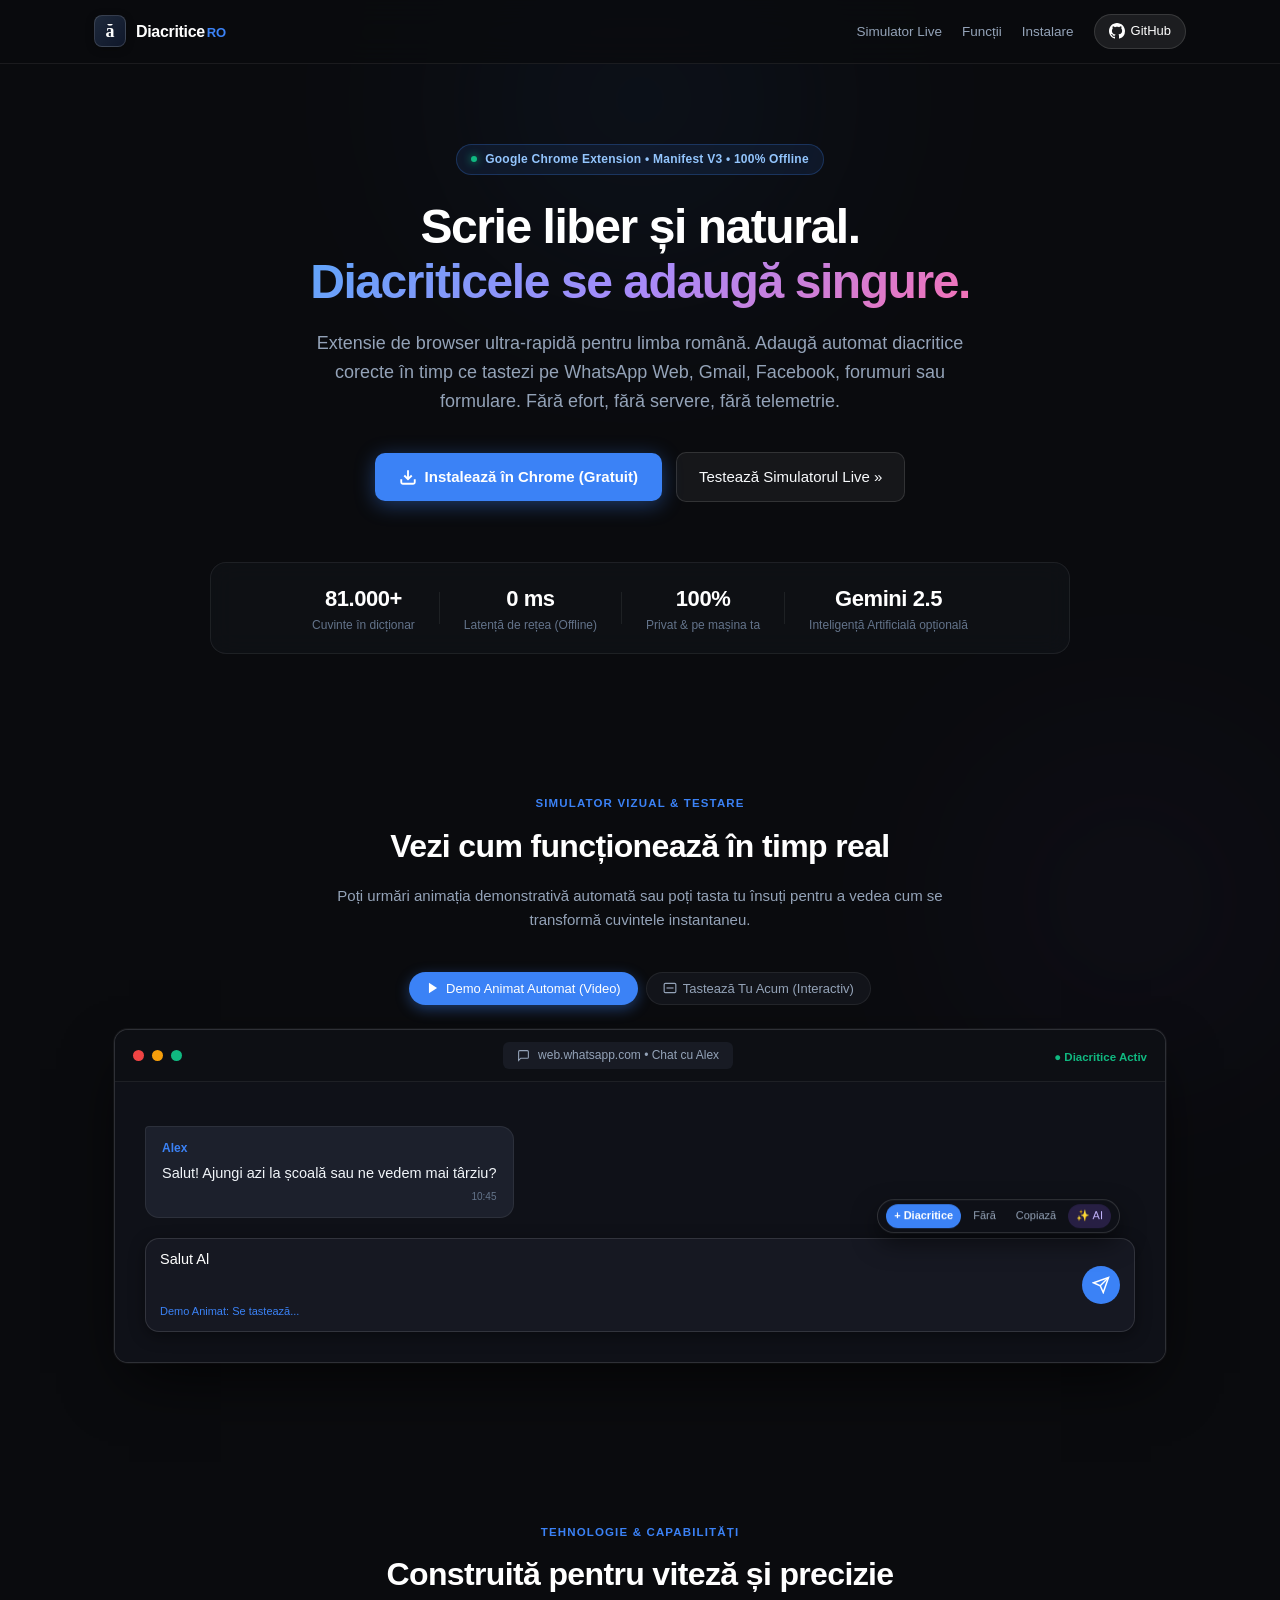
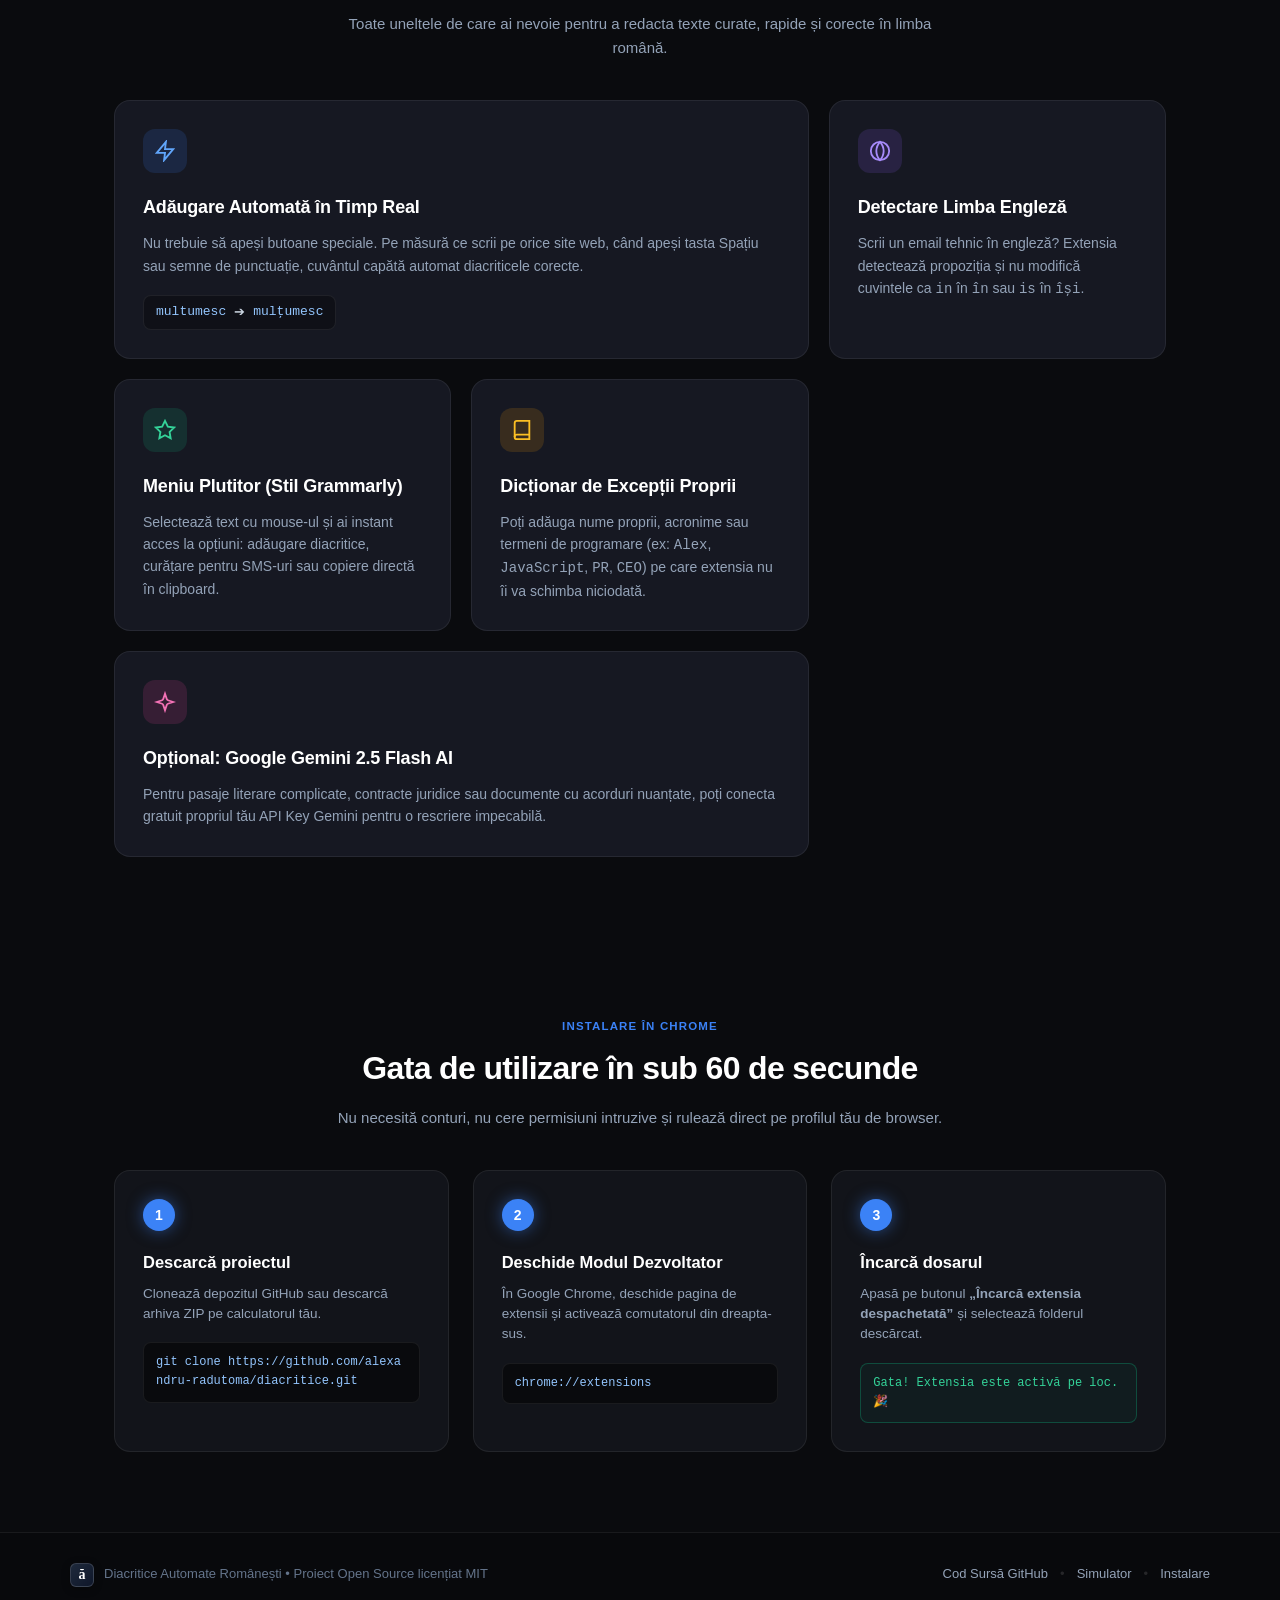
<file: index.html>
<!DOCTYPE html>
<html lang="ro">
<head>
  <meta charset="UTF-8">
  <meta http-equiv="refresh" content="0; url=docs/index.html">
  <title>Diacritice Automate Românești</title>
</head>
<body>
  <p>Redirecționare către <a href="docs/index.html">prezentarea DiacriticeRO</a>...</p>
</body>
</html>
</file>
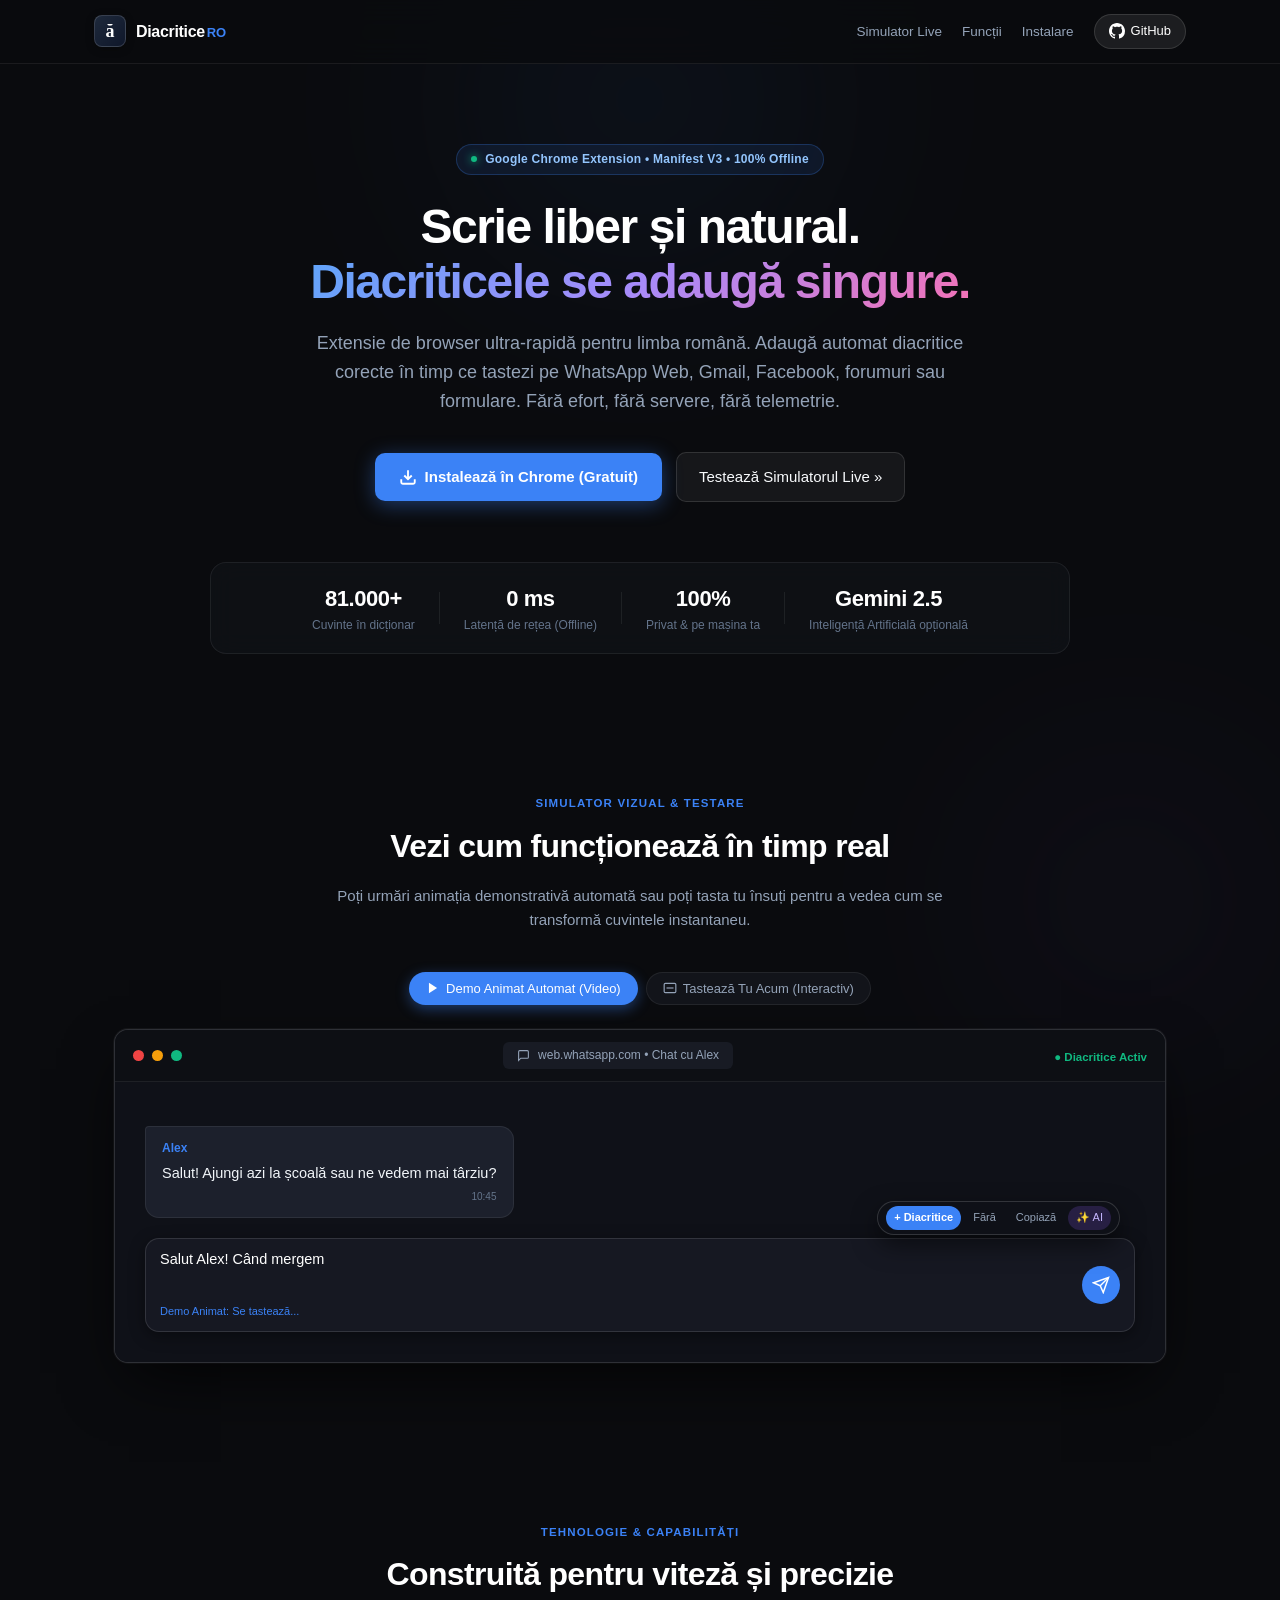
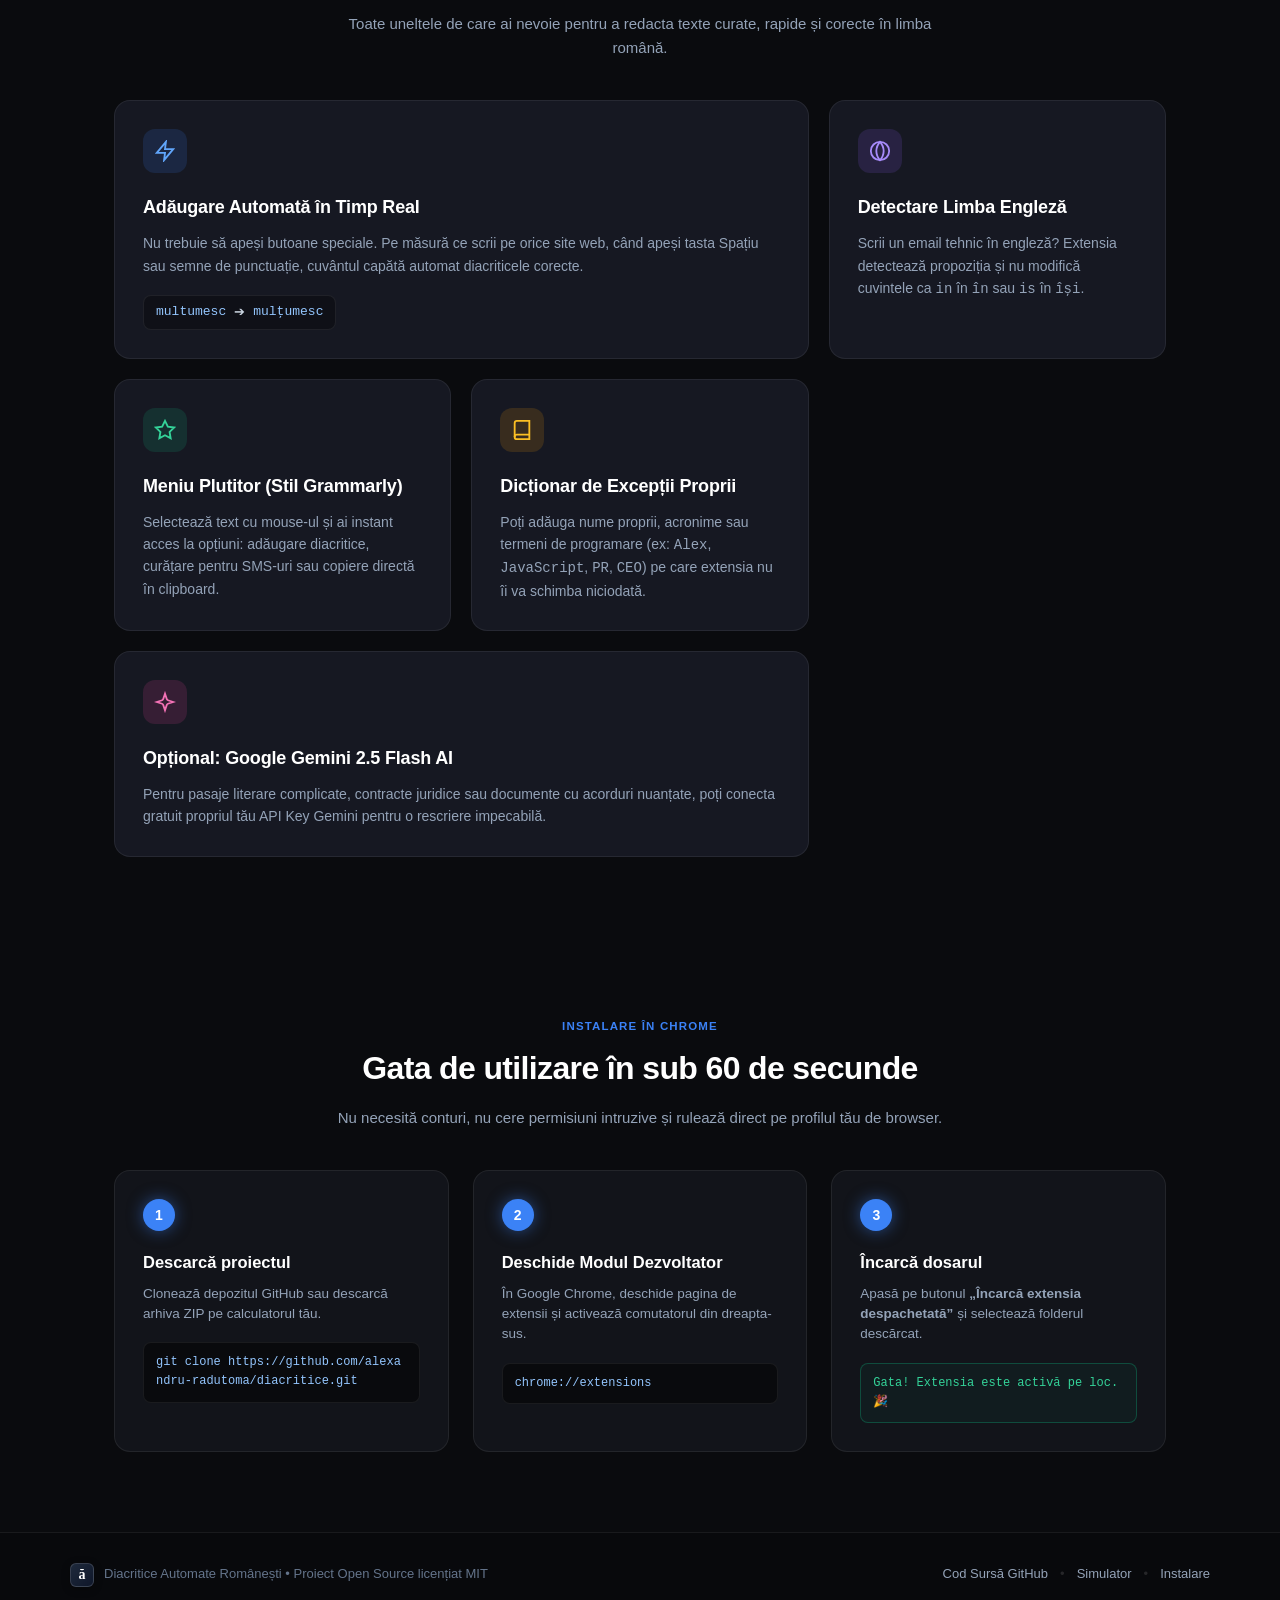
<file: docs/index.html>
<!DOCTYPE html>
<html lang="ro">
<head>
  <meta charset="UTF-8">
  <meta name="viewport" content="width=device-width, initial-scale=1.0">
  <title>Diacritice Automate Românești • Extensie Google Chrome</title>
  <meta name="description" content="Extensie gratuită Google Chrome care adaugă automat diacritice românești pe măsură ce tastezi. 100% offline, privată și rapidă.">
  <link rel="stylesheet" href="style.css">
  <link rel="icon" type="image/png" href="assets/icon32.png">
</head>
<body>
  <div class="site-wrapper">
    <!-- Ambient Lighting Effects -->
    <div class="ambient-glow glow-1"></div>
    <div class="ambient-glow glow-2"></div>

    <!-- Navigation Header -->
    <header class="navbar">
      <div class="nav-container">
        <a href="#" class="nav-brand">
          <div class="brand-monogram">ă</div>
          <div class="brand-name">Diacritice<span>RO</span></div>
        </a>
        <div class="nav-links">
          <a href="#simulator" class="nav-link">Simulator Live</a>
          <a href="#features" class="nav-link">Funcții</a>
          <a href="#install" class="nav-link">Instalare</a>
          <a href="https://github.com/RhadooToma/Diacritice" target="_blank" class="nav-btn-github">
            <svg width="16" height="16" viewBox="0 0 24 24" fill="currentColor"><path d="M12 0C5.37 0 0 5.37 0 12c0 5.31 3.435 9.795 8.205 11.385.6.105.825-.255.825-.57 0-.285-.015-1.23-.015-2.235-3.015.555-3.795-.735-4.035-1.41-.135-.345-.72-1.41-1.23-1.695-.42-.225-1.02-.78-.015-.795.945-.015 1.62.87 1.845 1.23 1.08 1.815 2.805 1.305 3.495.99.105-.78.42-1.305.765-1.605-2.67-.3-5.46-1.335-5.46-5.925 0-1.305.465-2.385 1.23-3.225-.12-.3-.54-1.53.12-3.18 0 0 1.005-.315 3.3 1.23.96-.27 1.98-.405 3-.405s2.04.135 3 .405c2.295-1.56 3.3-1.23 3.3-1.23.66 1.65.24 2.88.12 3.18.765.84 1.23 1.905 1.23 3.225 0 4.605-2.805 5.625-5.475 5.925.435.375.81 1.095.81 2.22 0 1.605-.015 2.895-.015 3.3 0 .315.225.69.825.57A12.02 12.02 0 0024 12c0-6.63-5.37-12-12-12z"/></svg>
            <span>GitHub</span>
          </a>
        </div>
      </div>
    </header>

    <!-- Hero Section -->
    <section class="hero-section">
      <div class="hero-container">
        <div class="hero-badge">
          <span class="badge-dot"></span>
          <span>Google Chrome Extension • Manifest V3 • 100% Offline</span>
        </div>

        <h1 class="hero-title">
          Scrie liber și natural.<br>
          <span class="gradient-text">Diacriticele se adaugă singure.</span>
        </h1>

        <p class="hero-description">
          Extensie de browser ultra-rapidă pentru limba română. Adaugă automat diacritice corecte în timp ce tastezi pe WhatsApp Web, Gmail, Facebook, forumuri sau formulare. Fără efort, fără servere, fără telemetrie.
        </p>

        <div class="hero-cta-group">
          <a href="#install" class="btn-primary">
            <svg width="18" height="18" viewBox="0 0 24 24" fill="none" stroke="currentColor" stroke-width="2.5"><path d="M21 15v4a2 2 0 0 1-2 2H5a2 2 0 0 1-2-2v-4"></path><polyline points="7 10 12 15 17 10"></polyline><line x1="12" y1="15" x2="12" y2="3"></line></svg>
            <span>Instalează în Chrome (Gratuit)</span>
          </a>
          <a href="#simulator" class="btn-secondary">
            <span>Testează Simulatorul Live »</span>
          </a>
        </div>

        <!-- Metric Badges -->
        <div class="hero-stats">
          <div class="stat-card">
            <div class="stat-value">81.000+</div>
            <div class="stat-label">Cuvinte în dicționar</div>
          </div>
          <div class="stat-divider"></div>
          <div class="stat-card">
            <div class="stat-value">0 ms</div>
            <div class="stat-label">Latență de rețea (Offline)</div>
          </div>
          <div class="stat-divider"></div>
          <div class="stat-card">
            <div class="stat-value">100%</div>
            <div class="stat-label">Privat & pe mașina ta</div>
          </div>
          <div class="stat-divider"></div>
          <div class="stat-card">
            <div class="stat-value">Gemini 2.5</div>
            <div class="stat-label">Inteligență Artificială opțională</div>
          </div>
        </div>
      </div>
    </section>

    <!-- Interactive Simulator Section (Live Video & Playground) -->
    <section class="simulator-section" id="simulator">
      <div class="section-container">
        <div class="section-header">
          <div class="section-tag">SIMULATOR VIZUAL & TESTARE</div>
          <h2 class="section-title">Vezi cum funcționează în timp real</h2>
          <p class="section-subtitle">
            Poți urmări animația demonstrativă automată sau poți tasta tu însuți pentru a vedea cum se transformă cuvintele instantaneu.
          </p>
        </div>

        <!-- Mode Switcher -->
        <div class="sim-mode-toggle">
          <button class="mode-btn active" id="btn-mode-auto">
            <svg width="14" height="14" viewBox="0 0 24 24" fill="currentColor"><polygon points="5 3 19 12 5 21 5 3"></polygon></svg>
            <span>Demo Animat Automat (Video)</span>
          </button>
          <button class="mode-btn" id="btn-mode-manual">
            <svg width="14" height="14" viewBox="0 0 24 24" fill="none" stroke="currentColor" stroke-width="2"><rect x="2" y="4" width="20" height="16" rx="2"></rect><line x1="6" y1="8" x2="6" y2="8"></line><line x1="10" y1="8" x2="10" y2="8"></line><line x1="14" y1="8" x2="14" y2="8"></line><line x1="18" y1="8" x2="18" y2="8"></line><line x1="6" y1="12" x2="18" y2="12"></line></svg>
            <span>Tastează Tu Acum (Interactiv)</span>
          </button>
        </div>

        <!-- Simulated Browser Window -->
        <div class="browser-window">
          <div class="window-chrome">
            <div class="window-dots">
              <span class="dot red"></span>
              <span class="dot yellow"></span>
              <span class="dot green"></span>
            </div>
            <div class="window-tab">
              <svg width="13" height="13" viewBox="0 0 24 24" fill="none" stroke="currentColor" stroke-width="2"><path d="M21 15a2 2 0 0 1-2 2H7l-4 4V5a2 2 0 0 1 2-2h14a2 2 0 0 1 2 2z"></path></svg>
              <span id="tab-address">web.whatsapp.com • Chat cu Alex</span>
            </div>
            <div class="window-badge">
              <span class="status-live">● Diacritice Activ</span>
            </div>
          </div>

          <div class="window-viewport">
            <div class="chat-app-mock">
              <div class="chat-message-bubble incoming">
                <div class="msg-author">Alex</div>
                <div class="msg-body">Salut! Ajungi azi la școală sau ne vedem mai târziu?</div>
                <div class="msg-time">10:45</div>
              </div>

              <div class="chat-input-area">
                <!-- Floating Capsule Mockup -->
                <div class="floating-capsule-demo" id="capsule-demo">
                  <span class="capsule-btn primary">+ Diacritice</span>
                  <span class="capsule-btn">Fără</span>
                  <span class="capsule-btn">Copiază</span>
                  <span class="capsule-btn ai">✨ AI</span>
                </div>

                <div class="sim-editor-wrapper">
                  <textarea id="sim-input" placeholder="Tastează fără diacritice (ex: 'salut, cand vii acasa? vreau sa mergem impreuna la scoala')..."></textarea>
                  <div class="typing-indicator" id="sim-status-label">Mod Demo Animat: Rulează...</div>
                </div>

                <div class="chat-send-btn">
                  <svg width="18" height="18" viewBox="0 0 24 24" fill="none" stroke="currentColor" stroke-width="2"><line x1="22" y1="2" x2="11" y2="13"></line><polygon points="22 2 15 22 11 13 2 9 22 2"></polygon></svg>
                </div>
              </div>
            </div>
          </div>
        </div>
      </div>
    </section>

    <!-- Features Bento Grid Section -->
    <section class="features-section" id="features">
      <div class="section-container">
        <div class="section-header">
          <div class="section-tag">TEHNOLOGIE & CAPABILITĂȚI</div>
          <h2 class="section-title">Construită pentru viteză și precizie</h2>
          <p class="section-subtitle">
            Toate uneltele de care ai nevoie pentru a redacta texte curate, rapide și corecte în limba română.
          </p>
        </div>

        <div class="bento-grid">
          <!-- Card 1 -->
          <div class="bento-card bento-wide">
            <div class="card-icon-wrap blue">
              <svg width="22" height="22" viewBox="0 0 24 24" fill="none" stroke="currentColor" stroke-width="2"><path d="M13 2L3 14h9l-1 8 10-12h-9l1-8z"></path></svg>
            </div>
            <h3 class="card-title">Adăugare Automată în Timp Real</h3>
            <p class="card-text">
              Nu trebuie să apeși butoane speciale. Pe măsură ce scrii pe orice site web, când apeși tasta Spațiu sau semne de punctuație, cuvântul capătă automat diacriticele corecte.
            </p>
            <div class="card-visual-pill">
              <code>multumesc</code> ➔ <code>mulțumesc</code>
            </div>
          </div>

          <!-- Card 2 -->
          <div class="bento-card">
            <div class="card-icon-wrap purple">
              <svg width="22" height="22" viewBox="0 0 24 24" fill="none" stroke="currentColor" stroke-width="2"><circle cx="12" cy="12" r="10"></circle><path d="M12 2a15.3 15.3 0 0 1 4 10 15.3 15.3 0 0 1-4 10 15.3 15.3 0 0 1-4-10 15.3 15.3 0 0 1 4-10z"></path></svg>
            </div>
            <h3 class="card-title">Detectare Limba Engleză</h3>
            <p class="card-text">
              Scrii un email tehnic în engleză? Extensia detectează propoziția și nu modifică cuvintele ca <code>in</code> în <code>în</code> sau <code>is</code> în <code>își</code>.
            </p>
          </div>

          <!-- Card 3 -->
          <div class="bento-card">
            <div class="card-icon-wrap emerald">
              <svg width="22" height="22" viewBox="0 0 24 24" fill="none" stroke="currentColor" stroke-width="2"><polygon points="12 2 15.09 8.26 22 9.27 17 14.14 18.18 21.02 12 17.77 5.82 21.02 7 14.14 2 9.27 8.91 8.26 12 2"></polygon></svg>
            </div>
            <h3 class="card-title">Meniu Plutitor (Stil Grammarly)</h3>
            <p class="card-text">
              Selectează text cu mouse-ul și ai instant acces la opțiuni: adăugare diacritice, curățare pentru SMS-uri sau copiere directă în clipboard.
            </p>
          </div>

          <!-- Card 4 -->
          <div class="bento-card">
            <div class="card-icon-wrap amber">
              <svg width="22" height="22" viewBox="0 0 24 24" fill="none" stroke="currentColor" stroke-width="2"><path d="M4 19.5A2.5 2.5 0 0 1 6.5 17H20"></path><path d="M6.5 2H20v20H6.5A2.5 2.5 0 0 1 4 19.5v-15A2.5 2.5 0 0 1 6.5 2z"></path></svg>
            </div>
            <h3 class="card-title">Dicționar de Excepții Proprii</h3>
            <p class="card-text">
              Poți adăuga nume proprii, acronime sau termeni de programare (ex: <code>Alex</code>, <code>JavaScript</code>, <code>PR</code>, <code>CEO</code>) pe care extensia nu îi va schimba niciodată.
            </p>
          </div>

          <!-- Card 5 -->
          <div class="bento-card bento-wide">
            <div class="card-icon-wrap pink">
              <svg width="22" height="22" viewBox="0 0 24 24" fill="none" stroke="currentColor" stroke-width="2"><path d="m12 3-1.912 5.813a2 2 0 0 1-1.275 1.275L3 12l5.813 1.912a2 2 0 0 1 1.275 1.275L12 21l1.912-5.813a2 2 0 0 1 1.275-1.275L21 12l-5.813-1.912a2 2 0 0 1-1.275-1.275L12 3Z"></path></svg>
            </div>
            <h3 class="card-title">Opțional: Google Gemini 2.5 Flash AI</h3>
            <p class="card-text">
              Pentru pasaje literare complicate, contracte juridice sau documente cu acorduri nuanțate, poți conecta gratuit propriul tău API Key Gemini pentru o rescriere impecabilă.
            </p>
          </div>
        </div>
      </div>
    </section>

    <!-- Installation Stepper Section -->
    <section class="install-section" id="install">
      <div class="section-container">
        <div class="section-header">
          <div class="section-tag">INSTALARE ÎN CHROME</div>
          <h2 class="section-title">Gata de utilizare în sub 60 de secunde</h2>
          <p class="section-subtitle">
            Nu necesită conturi, nu cere permisiuni intruzive și rulează direct pe profilul tău de browser.
          </p>
        </div>

        <div class="stepper-grid">
          <div class="step-card">
            <div class="step-number">1</div>
            <h4 class="step-title">Descarcă proiectul</h4>
            <p class="step-text">Clonează depozitul GitHub sau descarcă arhiva ZIP pe calculatorul tău.</p>
            <div class="code-box">
              <code>git clone https://github.com/alexandru-radutoma/diacritice.git</code>
            </div>
          </div>

          <div class="step-card">
            <div class="step-number">2</div>
            <h4 class="step-title">Deschide Modul Dezvoltator</h4>
            <p class="step-text">În Google Chrome, deschide pagina de extensii și activează comutatorul din dreapta-sus.</p>
            <div class="code-box">
              <code>chrome://extensions</code>
            </div>
          </div>

          <div class="step-card">
            <div class="step-number">3</div>
            <h4 class="step-title">Încarcă dosarul</h4>
            <p class="step-text">Apasă pe butonul <strong>„Încarcă extensia despachetată”</strong> și selectează folderul descărcat.</p>
            <div class="code-box success">
              <code>Gata! Extensia este activă pe loc. 🎉</code>
            </div>
          </div>
        </div>
      </div>
    </section>

    <!-- Footer -->
    <footer class="site-footer">
      <div class="footer-container">
        <div class="footer-left">
          <div class="brand-monogram sm">ă</div>
          <span>Diacritice Automate Românești • Proiect Open Source licențiat MIT</span>
        </div>
        <div class="footer-right">
          <a href="https://github.com/RhadooToma/Diacritice" target="_blank" class="footer-link">Cod Sursă GitHub</a>
          <span class="footer-sep">•</span>
          <a href="#simulator" class="footer-link">Simulator</a>
          <span class="footer-sep">•</span>
          <a href="#install" class="footer-link">Instalare</a>
        </div>
      </div>
    </footer>
  </div>

  <!-- Scripts -->
  <script src="dict.js"></script>
  <script src="rules.js"></script>
  <script src="app.js"></script>
</body>
</html>
</file>
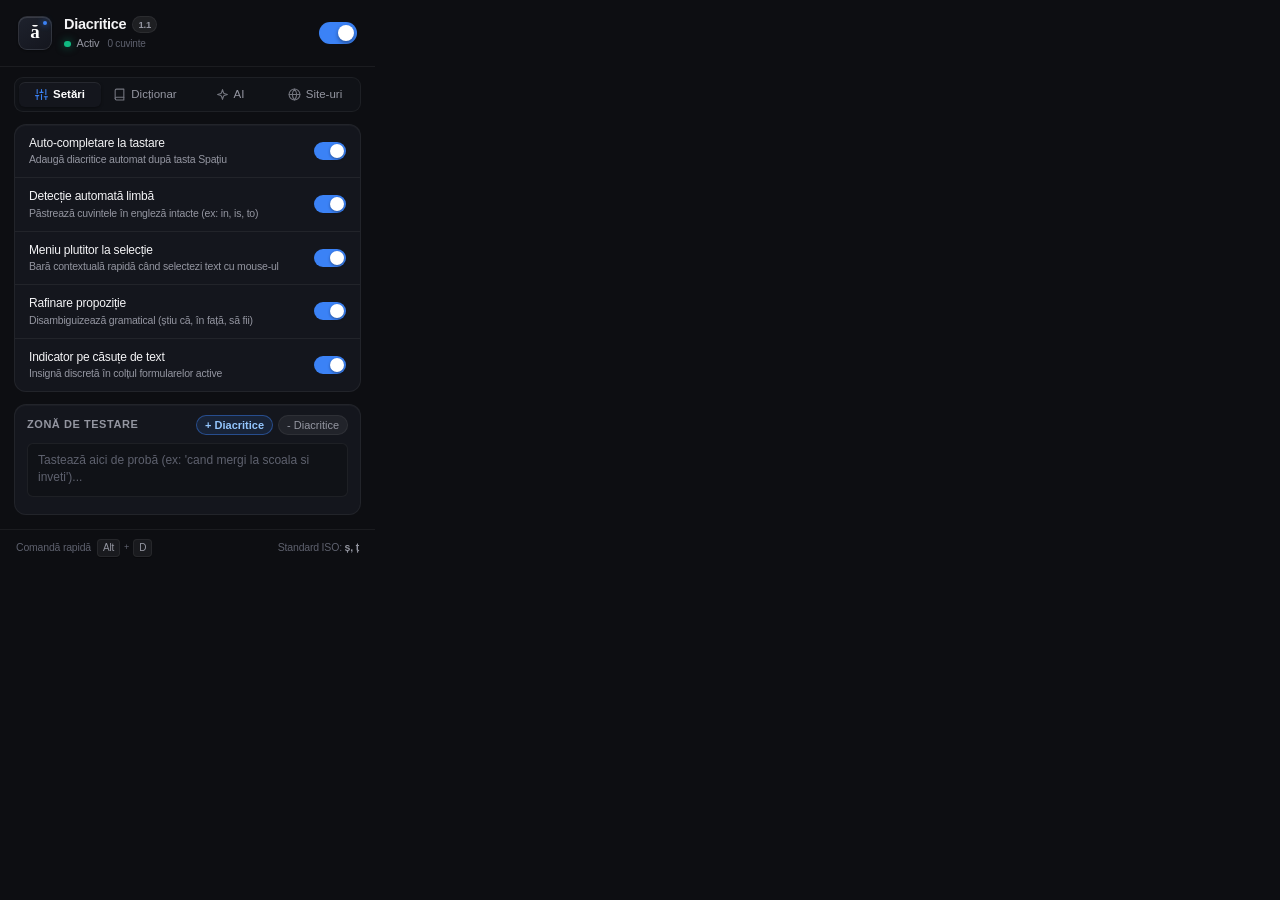
<file: popup.html>
<!DOCTYPE html>
<html lang="ro">
<head>
  <meta charset="UTF-8">
  <meta name="viewport" content="width=device-width, initial-scale=1.0">
  <title>Diacritice</title>
  <link rel="stylesheet" href="popup.css">
</head>
<body>
  <div class="app">
    <!-- Top Bar -->
    <header class="app-header">
      <div class="brand">
        <div class="brand-glyph">
          <span class="glyph-char">ă</span>
          <span class="glyph-dot"></span>
        </div>
        <div class="brand-info">
          <div class="brand-title-row">
            <h1 class="brand-title">Diacritice</h1>
            <span class="version-tag">1.1</span>
          </div>
          <div class="status-indicator-wrap">
            <span class="live-dot" id="status-dot"></span>
            <span class="live-text" id="status-text">Activ</span>
            <span class="counter-badge" id="words-counter">0 cuvinte</span>
          </div>
        </div>
      </div>

      <div class="header-action">
        <label class="ios-switch" title="Activează / Pauză">
          <input type="checkbox" id="master-toggle" checked>
          <span class="ios-slider"></span>
        </label>
      </div>
    </header>

    <!-- Segmented Navigation Bar -->
    <nav class="nav-segment">
      <button class="nav-btn active" data-tab="tab-options">
        <svg class="nav-icon" viewBox="0 0 24 24" fill="none" stroke="currentColor" stroke-width="2" stroke-linecap="round" stroke-linejoin="round">
          <line x1="4" y1="21" x2="4" y2="14"></line><line x1="4" y1="10" x2="4" y2="3"></line>
          <line x1="12" y1="21" x2="12" y2="12"></line><line x1="12" y1="8" x2="12" y2="3"></line>
          <line x1="20" y1="21" x2="20" y2="16"></line><line x1="20" y1="12" x2="20" y2="3"></line>
          <line x1="1" y1="14" x2="7" y2="14"></line><line x1="9" y1="8" x2="15" y2="8"></line>
          <line x1="17" y1="16" x2="23" y2="16"></line>
        </svg>
        <span>Setări</span>
      </button>
      <button class="nav-btn" data-tab="tab-custom">
        <svg class="nav-icon" viewBox="0 0 24 24" fill="none" stroke="currentColor" stroke-width="2" stroke-linecap="round" stroke-linejoin="round">
          <path d="M4 19.5A2.5 2.5 0 0 1 6.5 17H20"></path>
          <path d="M6.5 2H20v20H6.5A2.5 2.5 0 0 1 4 19.5v-15A2.5 2.5 0 0 1 6.5 2z"></path>
        </svg>
        <span>Dicționar</span>
      </button>
      <button class="nav-btn" data-tab="tab-ai">
        <svg class="nav-icon" viewBox="0 0 24 24" fill="none" stroke="currentColor" stroke-width="2" stroke-linecap="round" stroke-linejoin="round">
          <path d="m12 3-1.912 5.813a2 2 0 0 1-1.275 1.275L3 12l5.813 1.912a2 2 0 0 1 1.275 1.275L12 21l1.912-5.813a2 2 0 0 1 1.275-1.275L21 12l-5.813-1.912a2 2 0 0 1-1.275-1.275L12 3Z"></path>
        </svg>
        <span>AI</span>
      </button>
      <button class="nav-btn" data-tab="tab-sites">
        <svg class="nav-icon" viewBox="0 0 24 24" fill="none" stroke="currentColor" stroke-width="2" stroke-linecap="round" stroke-linejoin="round">
          <circle cx="12" cy="12" r="10"></circle>
          <line x1="2" y1="12" x2="22" y2="12"></line>
          <path d="M12 2a15.3 15.3 0 0 1 4 10 15.3 15.3 0 0 1-4 10 15.3 15.3 0 0 1-4-10 15.3 15.3 0 0 1 4-10z"></path>
        </svg>
        <span>Site-uri</span>
      </button>
    </nav>

    <!-- CONTENT AREAS -->
    <main class="app-body">
      <!-- TAB 1: General Options -->
      <section class="tab-pane active" id="tab-options">
        <div class="control-group">
          <div class="row-item">
            <div class="row-info">
              <span class="row-title">Auto-completare la tastare</span>
              <span class="row-desc">Adaugă diacritice automat după tasta Spațiu</span>
            </div>
            <label class="micro-switch">
              <input type="checkbox" id="opt-auto-mode" checked>
              <span class="micro-slider"></span>
            </label>
          </div>

          <div class="row-item">
            <div class="row-info">
              <span class="row-title">Detecție automată limbă</span>
              <span class="row-desc">Păstrează cuvintele în engleză intacte (ex: in, is, to)</span>
            </div>
            <label class="micro-switch">
              <input type="checkbox" id="opt-detect-language" checked>
              <span class="micro-slider"></span>
            </label>
          </div>

          <div class="row-item">
            <div class="row-info">
              <span class="row-title">Meniu plutitor la selecție</span>
              <span class="row-desc">Bară contextuală rapidă când selectezi text cu mouse-ul</span>
            </div>
            <label class="micro-switch">
              <input type="checkbox" id="opt-selection-menu" checked>
              <span class="micro-slider"></span>
            </label>
          </div>

          <div class="row-item">
            <div class="row-info">
              <span class="row-title">Rafinare propoziție</span>
              <span class="row-desc">Disambiguizează gramatical (știu că, în față, să fii)</span>
            </div>
            <label class="micro-switch">
              <input type="checkbox" id="opt-sentence-mode" checked>
              <span class="micro-slider"></span>
            </label>
          </div>

          <div class="row-item">
            <div class="row-info">
              <span class="row-title">Indicator pe căsuțe de text</span>
              <span class="row-desc">Insignă discretă în colțul formularelor active</span>
            </div>
            <label class="micro-switch">
              <input type="checkbox" id="opt-floating-btn" checked>
              <span class="micro-slider"></span>
            </label>
          </div>
        </div>

        <!-- Testing Console -->
        <div class="sandbox-card">
          <div class="sandbox-head">
            <span class="sandbox-label">Zonă de testare</span>
            <div class="sandbox-actions">
              <button id="btn-test-convert" class="action-pill active" title="Adaugă diacritice">+ Diacritice</button>
              <button id="btn-test-strip" class="action-pill" title="Elimină diacritice">- Diacritice</button>
            </div>
          </div>
          <textarea id="test-textarea" placeholder="Tastează aici de probă (ex: 'cand mergi la scoala si inveti')..." rows="2"></textarea>
        </div>
      </section>

      <!-- TAB 2: Custom Exceptions Dictionary -->
      <section class="tab-pane" id="tab-custom">
        <div class="pane-header">
          <h2 class="pane-title">Excepții & Termeni proprii</h2>
          <p class="pane-desc">Cuvinte care nu vor fi niciodată modificate de extensie.</p>
        </div>

        <div class="input-action-bar">
          <div class="input-wrapper">
            <svg class="input-icon" width="14" height="14" viewBox="0 0 24 24" fill="none" stroke="currentColor" stroke-width="2"><circle cx="12" cy="12" r="10"></circle><line x1="12" y1="8" x2="12" y2="16"></line><line x1="8" y1="12" x2="16" y2="12"></line></svg>
            <input type="text" id="input-new-word" placeholder="Adaugă cuvânt (ex: Alex, PR, Docker)...">
          </div>
          <button id="btn-add-word" class="btn-solid">Adaugă</button>
        </div>

        <div class="tag-cloud" id="custom-words-list">
          <!-- Rendered dynamically -->
        </div>
      </section>

      <!-- TAB 3: Gemini AI -->
      <section class="tab-pane" id="tab-ai">
        <div class="ai-hero-card">
          <div class="ai-hero-top">
            <div class="ai-model-tag">
              <svg width="13" height="13" viewBox="0 0 24 24" fill="currentColor"><path d="m12 3-1.912 5.813a2 2 0 0 1-1.275 1.275L3 12l5.813 1.912a2 2 0 0 1 1.275 1.275L12 21l1.912-5.813a2 2 0 0 1 1.275-1.275L21 12l-5.813-1.912a2 2 0 0 1-1.275-1.275L12 3Z"></path></svg>
              <span>Gemini 2.5 Flash</span>
            </div>
            <span class="ai-chip" id="ai-status-indicator">Inactiv</span>
          </div>
          <p class="ai-hero-desc">
            Rezolvă nuanțe gramaticale complexe la nivel de paragraf folosind inteligență artificială.
          </p>
        </div>

        <div class="field-block">
          <label for="input-api-key" class="label-text">Cheie API Google AI:</label>
          <div class="input-wrapper">
            <input type="password" id="input-api-key" placeholder="AIzaSy..." spellcheck="false">
          </div>
          <div class="field-footnote">
            Cheie gratuită disponibilă pe <a href="https://aistudio.google.com/app/apikey" target="_blank" class="subtle-link">Google AI Studio</a>.
          </div>
        </div>

        <div class="dual-actions">
          <button id="btn-save-ai" class="btn-solid primary">Salvează cheia</button>
          <button id="btn-test-ai" class="btn-solid outline">Verifică conexiunea</button>
        </div>

        <div id="ai-test-result" class="feedback-card" style="display:none"></div>
      </section>

      <!-- TAB 4: Excluded Sites -->
      <section class="tab-pane" id="tab-sites">
        <div class="pane-header flex-between">
          <div>
            <h2 class="pane-title">Site-uri excluse</h2>
            <p class="pane-desc">Extensia rămâne oprită pe aceste domenii.</p>
          </div>
          <button id="btn-exclude-current" class="action-pill">+ Site curent</button>
        </div>

        <div class="tag-cloud" id="excluded-list">
          <!-- Rendered dynamically -->
        </div>
      </section>
    </main>

    <!-- Footer Utility Bar -->
    <footer class="app-footer">
      <div class="shortcut-legend">
        <span class="kbd-label">Comandă rapidă</span>
        <kbd class="key">Alt</kbd><span class="kbd-plus">+</span><kbd class="key">D</kbd>
      </div>
      <div class="standard-spec">
        Standard ISO: <strong>ș, ț</strong>
      </div>
    </footer>
  </div>

  <script src="dict.js"></script>
  <script src="rules.js"></script>
  <script src="popup.js"></script>
</body>
</html>
</file>
<file: docs/style.css>
/* ==========================================================================
   DiacriticeRO - Landing Page Stylesheet (Obsidian Dark Glassmorphism)
   ========================================================================== */

:root {
  --bg-main: #0a0b0e;
  --bg-surface: #12141a;
  --bg-card: #161822;
  --bg-card-hover: #1c202d;
  --border-subtle: rgba(255, 255, 255, 0.07);
  --border-medium: rgba(255, 255, 255, 0.12);
  --border-glow: rgba(59, 130, 246, 0.4);

  --text-main: #f8fafc;
  --text-muted: #94a3b8;
  --text-dim: #64748b;

  --accent-blue: #3b82f6;
  --accent-blue-hover: #2563eb;
  --accent-purple: #8b5cf6;
  --accent-emerald: #10b981;
  --accent-amber: #f59e0b;
  --accent-pink: #ec4899;

  --font-sans: -apple-system, BlinkMacSystemFont, "SF Pro Display", "Segoe UI", Roboto, sans-serif;
  --font-mono: "SF Mono", Consolas, Menlo, Monaco, monospace;
}

* {
  box-sizing: border-box;
  margin: 0;
  padding: 0;
}

html {
  scroll-behavior: smooth;
}

body {
  background-color: var(--bg-main);
  color: var(--text-main);
  font-family: var(--font-sans);
  line-height: 1.6;
  -webkit-font-smoothing: antialiased;
  overflow-x: hidden;
}

.site-wrapper {
  position: relative;
  min-height: 100vh;
}

/* Ambient Lights */
.ambient-glow {
  position: absolute;
  border-radius: 50%;
  filter: blur(120px);
  pointer-events: none;
  z-index: 0;
  opacity: 0.4;
}

.glow-1 {
  width: 600px;
  height: 400px;
  background: radial-gradient(circle, rgba(59, 130, 246, 0.25) 0%, transparent 70%);
  top: -100px;
  left: 50%;
  transform: translateX(-50%);
}

.glow-2 {
  width: 500px;
  height: 400px;
  background: radial-gradient(circle, rgba(139, 92, 246, 0.18) 0%, transparent 70%);
  top: 700px;
  right: -100px;
}

/* Navigation Bar */
.navbar {
  position: sticky;
  top: 0;
  z-index: 100;
  backdrop-filter: blur(20px);
  -webkit-backdrop-filter: blur(20px);
  background: rgba(10, 11, 14, 0.75);
  border-bottom: 1px solid var(--border-subtle);
}

.nav-container {
  max-width: 1140px;
  margin: 0 auto;
  padding: 14px 24px;
  display: flex;
  align-items: center;
  justify-content: space-between;
}

.nav-brand {
  display: flex;
  align-items: center;
  gap: 10px;
  text-decoration: none;
}

.brand-monogram {
  width: 32px;
  height: 32px;
  border-radius: 8px;
  background: linear-gradient(135deg, #1e293b, #0f172a);
  border: 1px solid rgba(255, 255, 255, 0.15);
  display: flex;
  align-items: center;
  justify-content: center;
  font-family: "Georgia", serif;
  font-size: 18px;
  font-weight: 700;
  color: #ffffff;
  box-shadow: 0 2px 8px rgba(0, 0, 0, 0.3);
}

.brand-monogram.sm {
  width: 24px;
  height: 24px;
  font-size: 14px;
  border-radius: 6px;
}

.brand-name {
  font-size: 16px;
  font-weight: 700;
  color: #ffffff;
  letter-spacing: -0.02em;
}

.brand-name span {
  color: var(--accent-blue);
  font-size: 13px;
  margin-left: 2px;
}

.nav-links {
  display: flex;
  align-items: center;
  gap: 20px;
}

.nav-link {
  color: var(--text-muted);
  text-decoration: none;
  font-size: 13.5px;
  font-weight: 500;
  transition: color 0.15s;
}

.nav-link:hover {
  color: #ffffff;
}

.nav-btn-github {
  display: inline-flex;
  align-items: center;
  gap: 6px;
  padding: 6px 14px;
  background: rgba(255, 255, 255, 0.08);
  border: 1px solid var(--border-medium);
  border-radius: 9999px;
  color: #ffffff;
  text-decoration: none;
  font-size: 13px;
  font-weight: 500;
  transition: all 0.15s;
}

.nav-btn-github:hover {
  background: rgba(255, 255, 255, 0.15);
  border-color: rgba(255, 255, 255, 0.3);
}

/* Hero Section */
.hero-section {
  position: relative;
  z-index: 10;
  padding: 80px 24px 60px 24px;
  text-align: center;
}

.hero-container {
  max-width: 860px;
  margin: 0 auto;
}

.hero-badge {
  display: inline-flex;
  align-items: center;
  gap: 8px;
  padding: 5px 14px;
  background: rgba(59, 130, 246, 0.1);
  border: 1px solid rgba(59, 130, 246, 0.25);
  border-radius: 9999px;
  font-size: 12px;
  font-weight: 600;
  color: #93c5fd;
  margin-bottom: 24px;
  letter-spacing: 0.02em;
}

.badge-dot {
  width: 6px;
  height: 6px;
  border-radius: 50%;
  background-color: var(--accent-emerald);
  box-shadow: 0 0 8px var(--accent-emerald);
}

.hero-title {
  font-size: 48px;
  font-weight: 800;
  letter-spacing: -0.03em;
  line-height: 1.15;
  color: #ffffff;
  margin-bottom: 20px;
}

.gradient-text {
  background: linear-gradient(135deg, #60a5fa, #a78bfa 50%, #f472b6);
  -webkit-background-clip: text;
  -webkit-text-fill-color: transparent;
}

.hero-description {
  font-size: 18px;
  color: var(--text-muted);
  max-width: 680px;
  margin: 0 auto 36px auto;
  line-height: 1.6;
}

.hero-cta-group {
  display: flex;
  align-items: center;
  justify-content: center;
  gap: 14px;
  margin-bottom: 60px;
  flex-wrap: wrap;
}

.btn-primary {
  display: inline-flex;
  align-items: center;
  gap: 8px;
  padding: 12px 24px;
  background: var(--accent-blue);
  color: #ffffff;
  border-radius: 10px;
  text-decoration: none;
  font-weight: 600;
  font-size: 15px;
  box-shadow: 0 4px 20px rgba(59, 130, 246, 0.4);
  transition: all 0.2s cubic-bezier(0.16, 1, 0.3, 1);
}

.btn-primary:hover {
  background: var(--accent-blue-hover);
  transform: translateY(-2px);
  box-shadow: 0 8px 28px rgba(59, 130, 246, 0.55);
}

.btn-secondary {
  display: inline-flex;
  align-items: center;
  gap: 6px;
  padding: 12px 22px;
  background: rgba(255, 255, 255, 0.05);
  border: 1px solid var(--border-medium);
  color: var(--text-main);
  border-radius: 10px;
  text-decoration: none;
  font-weight: 500;
  font-size: 15px;
  transition: all 0.15s;
}

.btn-secondary:hover {
  background: rgba(255, 255, 255, 0.1);
  border-color: rgba(255, 255, 255, 0.25);
}

/* Metric Stats Cards */
.hero-stats {
  display: flex;
  align-items: center;
  justify-content: center;
  gap: 24px;
  padding: 18px 24px;
  background: rgba(18, 20, 26, 0.6);
  backdrop-filter: blur(12px);
  border: 1px solid var(--border-subtle);
  border-radius: 16px;
  flex-wrap: wrap;
}

.stat-card {
  text-align: center;
}

.stat-value {
  font-size: 22px;
  font-weight: 700;
  color: #ffffff;
  letter-spacing: -0.02em;
}

.stat-label {
  font-size: 12px;
  color: var(--text-dim);
}

.stat-divider {
  width: 1px;
  height: 32px;
  background: var(--border-subtle);
}

/* Sections Common */
.section-container {
  max-width: 1100px;
  margin: 0 auto;
  padding: 80px 24px;
  position: relative;
  z-index: 10;
}

.section-header {
  text-align: center;
  max-width: 640px;
  margin: 0 auto 40px auto;
}

.section-tag {
  font-size: 11.5px;
  font-weight: 700;
  color: var(--accent-blue);
  letter-spacing: 0.1em;
  margin-bottom: 8px;
}

.section-title {
  font-size: 32px;
  font-weight: 700;
  letter-spacing: -0.02em;
  color: #ffffff;
  margin-bottom: 12px;
}

.section-subtitle {
  font-size: 15px;
  color: var(--text-muted);
}

/* ==========================================================================
   Simulator Section (Simulated Browser & Live Editor)
   ========================================================================== */

.sim-mode-toggle {
  display: flex;
  align-items: center;
  justify-content: center;
  gap: 8px;
  margin-bottom: 24px;
}

.mode-btn {
  display: inline-flex;
  align-items: center;
  gap: 6px;
  padding: 8px 16px;
  background: var(--bg-surface);
  border: 1px solid var(--border-subtle);
  border-radius: 9999px;
  color: var(--text-muted);
  font-size: 13px;
  font-weight: 500;
  cursor: pointer;
  transition: all 0.15s;
}

.mode-btn:hover {
  color: #ffffff;
  border-color: var(--border-medium);
}

.mode-btn.active {
  background: var(--accent-blue);
  color: #ffffff;
  border-color: transparent;
  box-shadow: 0 4px 14px rgba(59, 130, 246, 0.4);
}

.browser-window {
  background: #11131a;
  border: 1px solid var(--border-medium);
  border-radius: 14px;
  overflow: hidden;
  box-shadow: 0 25px 60px -15px rgba(0, 0, 0, 0.8), 0 0 0 1px rgba(255, 255, 255, 0.05);
}

.window-chrome {
  display: flex;
  align-items: center;
  justify-content: space-between;
  padding: 12px 18px;
  background: #0d0f14;
  border-bottom: 1px solid var(--border-subtle);
}

.window-dots {
  display: flex;
  gap: 8px;
}

.window-dots .dot {
  width: 11px;
  height: 11px;
  border-radius: 50%;
}

.dot.red { background: #ef4444; }
.dot.yellow { background: #f59e0b; }
.dot.green { background: #10b981; }

.window-tab {
  display: flex;
  align-items: center;
  gap: 8px;
  padding: 4px 14px;
  background: #181b24;
  border-radius: 6px;
  font-size: 12px;
  color: var(--text-muted);
}

.window-badge .status-live {
  font-size: 11.5px;
  font-weight: 600;
  color: var(--accent-emerald);
}

.window-viewport {
  padding: 30px;
  background: #0f1118;
  min-height: 280px;
  display: flex;
  flex-direction: column;
  justify-content: flex-end;
}

.chat-app-mock {
  display: flex;
  flex-direction: column;
  gap: 20px;
}

.chat-message-bubble.incoming {
  align-self: flex-start;
  max-width: 440px;
  background: #1c202c;
  padding: 12px 16px;
  border-radius: 14px;
  border-top-left-radius: 4px;
  border: 1px solid var(--border-subtle);
}

.msg-author {
  font-size: 12px;
  font-weight: 700;
  color: var(--accent-blue);
  margin-bottom: 4px;
}

.msg-body {
  font-size: 14.5px;
  color: #f1f5f9;
}

.msg-time {
  font-size: 10px;
  color: var(--text-dim);
  text-align: right;
  margin-top: 4px;
}

.chat-input-area {
  position: relative;
  display: flex;
  align-items: center;
  gap: 12px;
  background: #161822;
  border: 1px solid var(--border-medium);
  border-radius: 14px;
  padding: 10px 14px;
  box-shadow: 0 4px 16px rgba(0, 0, 0, 0.4);
}

/* Floating Capsule Inside Simulated Editor */
.floating-capsule-demo {
  position: absolute;
  top: -38px;
  right: 14px;
  display: inline-flex;
  align-items: center;
  gap: 4px;
  padding: 4px 8px;
  background: rgba(15, 17, 24, 0.95);
  backdrop-filter: blur(16px);
  border: 1px solid rgba(255, 255, 255, 0.15);
  border-radius: 9999px;
  box-shadow: 0 10px 25px rgba(0, 0, 0, 0.5);
  animation: floatBounce 3s infinite ease-in-out;
}

@keyframes floatBounce {
  0%, 100% { transform: translateY(0); }
  50% { transform: translateY(-4px); }
}

.capsule-btn {
  font-size: 11px;
  font-weight: 500;
  padding: 3px 8px;
  border-radius: 9999px;
  color: var(--text-muted);
}

.capsule-btn.primary {
  background: var(--accent-blue);
  color: #ffffff;
  font-weight: 600;
}

.capsule-btn.ai {
  color: #c4b5fd;
  background: rgba(139, 92, 246, 0.2);
}

.sim-editor-wrapper {
  flex: 1;
  display: flex;
  flex-direction: column;
}

#sim-input {
  width: 100%;
  height: 52px;
  background: transparent;
  border: none;
  color: #ffffff;
  font-family: inherit;
  font-size: 14.5px;
  resize: none;
  outline: none;
  line-height: 1.5;
}

.typing-indicator {
  font-size: 11px;
  color: var(--accent-blue);
  margin-top: 2px;
}

.chat-send-btn {
  width: 38px;
  height: 38px;
  border-radius: 50%;
  background: var(--accent-blue);
  color: white;
  display: flex;
  align-items: center;
  justify-content: center;
  cursor: pointer;
  transition: transform 0.15s;
}

.chat-send-btn:hover {
  transform: scale(1.05);
}

/* ==========================================================================
   Bento Grid Features
   ========================================================================== */

.bento-grid {
  display: grid;
  grid-template-columns: repeat(3, 1fr);
  gap: 20px;
}

.bento-card {
  background: var(--bg-card);
  border: 1px solid var(--border-subtle);
  border-radius: 16px;
  padding: 28px;
  transition: all 0.2s cubic-bezier(0.16, 1, 0.3, 1);
  position: relative;
  overflow: hidden;
}

.bento-card:hover {
  background: var(--bg-card-hover);
  border-color: var(--border-medium);
  transform: translateY(-3px);
  box-shadow: 0 12px 30px rgba(0, 0, 0, 0.4);
}

.bento-wide {
  grid-column: span 2;
}

.card-icon-wrap {
  width: 44px;
  height: 44px;
  border-radius: 12px;
  display: flex;
  align-items: center;
  justify-content: center;
  margin-bottom: 20px;
}

.card-icon-wrap.blue { background: rgba(59, 130, 246, 0.15); color: #60a5fa; }
.card-icon-wrap.purple { background: rgba(139, 92, 246, 0.15); color: #a78bfa; }
.card-icon-wrap.emerald { background: rgba(16, 185, 129, 0.15); color: #34d399; }
.card-icon-wrap.amber { background: rgba(245, 158, 11, 0.15); color: #fbbf24; }
.card-icon-wrap.pink { background: rgba(236, 72, 153, 0.15); color: #f472b6; }

.card-title {
  font-size: 18px;
  font-weight: 700;
  color: #ffffff;
  margin-bottom: 10px;
  letter-spacing: -0.01em;
}

.card-text {
  font-size: 14px;
  color: var(--text-muted);
  line-height: 1.6;
}

.card-visual-pill {
  margin-top: 18px;
  display: inline-flex;
  align-items: center;
  gap: 8px;
  padding: 6px 12px;
  background: rgba(0, 0, 0, 0.3);
  border: 1px solid var(--border-subtle);
  border-radius: 8px;
  font-size: 13px;
  color: #cbd5e1;
}

.card-visual-pill code {
  font-family: var(--font-mono);
  color: #93c5fd;
}

/* ==========================================================================
   Installation Stepper
   ========================================================================== */

.stepper-grid {
  display: grid;
  grid-template-columns: repeat(3, 1fr);
  gap: 24px;
}

.step-card {
  background: var(--bg-surface);
  border: 1px solid var(--border-subtle);
  border-radius: 16px;
  padding: 28px;
  position: relative;
}

.step-number {
  width: 32px;
  height: 32px;
  border-radius: 50%;
  background: var(--accent-blue);
  color: white;
  font-weight: 700;
  font-size: 14px;
  display: flex;
  align-items: center;
  justify-content: center;
  margin-bottom: 18px;
  box-shadow: 0 0 16px rgba(59, 130, 246, 0.5);
}

.step-title {
  font-size: 16.5px;
  font-weight: 700;
  color: #ffffff;
  margin-bottom: 8px;
}

.step-text {
  font-size: 13.5px;
  color: var(--text-muted);
  margin-bottom: 18px;
  line-height: 1.5;
}

.code-box {
  background: #090a0d;
  border: 1px solid var(--border-subtle);
  border-radius: 8px;
  padding: 10px 12px;
  font-family: var(--font-mono);
  font-size: 12px;
  color: #93c5fd;
  word-break: break-all;
}

.code-box.success {
  color: #34d399;
  border-color: rgba(16, 185, 129, 0.3);
  background: rgba(16, 185, 129, 0.05);
}

/* ==========================================================================
   Footer
   ========================================================================== */

.site-footer {
  border-top: 1px solid var(--border-subtle);
  padding: 30px 24px;
  background: #08090c;
}

.footer-container {
  max-width: 1140px;
  margin: 0 auto;
  display: flex;
  align-items: center;
  justify-content: space-between;
  flex-wrap: wrap;
  gap: 16px;
}

.footer-left {
  display: flex;
  align-items: center;
  gap: 10px;
  font-size: 13px;
  color: var(--text-dim);
}

.footer-right {
  display: flex;
  align-items: center;
  gap: 12px;
  font-size: 13px;
}

.footer-link {
  color: var(--text-muted);
  text-decoration: none;
  transition: color 0.15s;
}

.footer-link:hover {
  color: #ffffff;
}

.footer-sep {
  color: var(--border-medium);
}

/* Responsive */
@media (max-width: 900px) {
  .hero-title { font-size: 36px; }
  .bento-grid { grid-template-columns: 1fr; }
  .bento-wide { grid-column: span 1; }
  .stepper-grid { grid-template-columns: 1fr; }
}
</file>
<file: popup.css>
/* ==========================================================================
   Diacritice Extension - Human-Crafted Modern Obsidian Design System
   Inspired by Raycast, Linear, and macOS Native Controls
   ========================================================================== */

:root {
  --bg-app: #0d0e12;
  --bg-card: #14161d;
  --bg-card-hover: #191c24;
  --bg-input: #101217;
  --bg-segmented: #101217;
  
  --border-subtle: rgba(255, 255, 255, 0.06);
  --border-medium: rgba(255, 255, 255, 0.12);
  --border-active: rgba(255, 255, 255, 0.22);
  
  --text-primary: #f4f4f6;
  --text-secondary: #9496a1;
  --text-tertiary: #5e616e;
  
  --accent-blue: #3b82f6;
  --accent-blue-hover: #2563eb;
  --accent-blue-subtle: rgba(59, 130, 246, 0.12);
  --accent-emerald: #10b981;
  --accent-danger: #f43f5e;
  
  --shadow-sm: 0 1px 2px rgba(0, 0, 0, 0.35);
  --shadow-md: 0 4px 12px rgba(0, 0, 0, 0.45);
  --radius-sm: 6px;
  --radius-md: 9px;
  --radius-lg: 12px;
  --radius-pill: 9999px;
}

* {
  box-sizing: border-box;
  margin: 0;
  padding: 0;
}

body {
  width: 375px;
  font-family: -apple-system, BlinkMacSystemFont, "SF Pro Text", "Segoe UI", Roboto, sans-serif;
  background-color: var(--bg-app);
  color: var(--text-primary);
  line-height: 1.4;
  letter-spacing: -0.012em;
  -webkit-font-smoothing: antialiased;
  -moz-osx-font-smoothing: grayscale;
}

.app {
  display: flex;
  flex-direction: column;
}

/* ==========================================================================
   Header & Brand Monogram
   ========================================================================== */

.app-header {
  display: flex;
  align-items: center;
  justify-content: space-between;
  padding: 14px 18px;
  background: var(--bg-app);
  border-bottom: 1px solid var(--border-subtle);
}

.brand {
  display: flex;
  align-items: center;
  gap: 12px;
}

.brand-glyph {
  position: relative;
  width: 34px;
  height: 34px;
  border-radius: var(--radius-md);
  background: linear-gradient(145deg, #1e222d, #14161e);
  border: 1px solid rgba(255, 255, 255, 0.1);
  box-shadow: inset 0 1px 0 rgba(255, 255, 255, 0.12), var(--shadow-sm);
  display: flex;
  align-items: center;
  justify-content: center;
}

.glyph-char {
  font-size: 19px;
  font-weight: 700;
  color: #ffffff;
  line-height: 1;
  font-family: "Georgia", "Times New Roman", serif;
  transform: translateY(-1px);
}

.glyph-dot {
  position: absolute;
  top: 4px;
  right: 4px;
  width: 4px;
  height: 4px;
  border-radius: 50%;
  background: var(--accent-blue);
  box-shadow: 0 0 6px var(--accent-blue);
}

.brand-info {
  display: flex;
  flex-direction: column;
  gap: 2px;
}

.brand-title-row {
  display: flex;
  align-items: center;
  gap: 6px;
}

.brand-title {
  font-size: 14.5px;
  font-weight: 600;
  color: var(--text-primary);
  letter-spacing: -0.02em;
}

.version-tag {
  font-size: 9.5px;
  font-weight: 600;
  padding: 1px 5px;
  background: rgba(255, 255, 255, 0.07);
  border: 1px solid var(--border-subtle);
  border-radius: var(--radius-pill);
  color: var(--text-secondary);
}

.status-indicator-wrap {
  display: flex;
  align-items: center;
  gap: 6px;
  font-size: 11px;
}

.live-dot {
  width: 6.5px;
  height: 6.5px;
  border-radius: 50%;
  background-color: var(--accent-emerald);
  box-shadow: 0 0 8px rgba(16, 185, 129, 0.6);
  transition: background-color 0.2s, box-shadow 0.2s;
}

.live-dot.paused {
  background-color: var(--text-tertiary);
  box-shadow: none;
}

.live-text {
  color: var(--text-secondary);
  font-size: 11px;
}

.counter-badge {
  font-size: 10px;
  font-weight: 500;
  color: var(--text-tertiary);
  margin-left: 2px;
}

/* ==========================================================================
   Hardware / iOS Toggle Switch
   ========================================================================== */

.ios-switch {
  position: relative;
  display: inline-block;
  width: 38px;
  height: 22px;
}

.ios-switch input {
  opacity: 0;
  width: 0;
  height: 0;
}

.ios-slider {
  position: absolute;
  cursor: pointer;
  inset: 0;
  background-color: #242732;
  border: 1px solid rgba(255, 255, 255, 0.08);
  border-radius: 22px;
  transition: all 0.22s cubic-bezier(0.16, 1, 0.3, 1);
}

.ios-slider:before {
  position: absolute;
  content: "";
  height: 16px;
  width: 16px;
  left: 2px;
  bottom: 2px;
  background-color: #ffffff;
  border-radius: 50%;
  box-shadow: 0 2px 4px rgba(0, 0, 0, 0.4);
  transition: transform 0.22s cubic-bezier(0.16, 1, 0.3, 1);
}

.ios-switch input:checked + .ios-slider {
  background-color: var(--accent-blue);
  border-color: rgba(59, 130, 246, 0.6);
}

.ios-switch input:checked + .ios-slider:before {
  transform: translateX(16px);
}

/* ==========================================================================
   Segmented Navigation Tabs
   ========================================================================== */

.nav-segment {
  display: flex;
  padding: 4px;
  margin: 10px 14px 4px 14px;
  background: var(--bg-segmented);
  border: 1px solid var(--border-subtle);
  border-radius: var(--radius-md);
  gap: 3px;
}

.nav-btn {
  flex: 1;
  display: flex;
  align-items: center;
  justify-content: center;
  gap: 5px;
  padding: 6px 0;
  background: transparent;
  border: none;
  border-radius: var(--radius-sm);
  font-size: 11.5px;
  font-weight: 500;
  color: var(--text-secondary);
  cursor: pointer;
  transition: all 0.15s ease;
}

.nav-icon {
  width: 13px;
  height: 13px;
  opacity: 0.75;
  transition: opacity 0.15s ease;
}

.nav-btn:hover {
  color: var(--text-primary);
  background: rgba(255, 255, 255, 0.03);
}

.nav-btn.active {
  background: var(--bg-card);
  color: #ffffff;
  font-weight: 600;
  box-shadow: 0 1px 3px rgba(0, 0, 0, 0.4), inset 0 1px 0 rgba(255, 255, 255, 0.08);
}

.nav-btn.active .nav-icon {
  opacity: 1;
  stroke: var(--accent-blue);
}

/* ==========================================================================
   Tab Panes & Layouts
   ========================================================================== */

.app-body {
  padding: 8px 14px 14px 14px;
}

.tab-pane {
  display: none;
  animation: fadeIn 0.15s ease;
}

.tab-pane.active {
  display: block;
}

@keyframes fadeIn {
  from { opacity: 0; transform: translateY(2px); }
  to { opacity: 1; transform: translateY(0); }
}

.pane-header {
  margin-bottom: 12px;
}

.pane-header.flex-between {
  display: flex;
  align-items: center;
  justify-content: space-between;
}

.pane-title {
  font-size: 13px;
  font-weight: 600;
  color: var(--text-primary);
  letter-spacing: -0.01em;
}

.pane-desc {
  font-size: 11.5px;
  color: var(--text-secondary);
  margin-top: 2px;
}

/* ==========================================================================
   Control List & Micro Switches
   ========================================================================== */

.control-group {
  background: var(--bg-card);
  border: 1px solid var(--border-subtle);
  border-radius: var(--radius-lg);
  overflow: hidden;
  box-shadow: inset 0 1px 0 rgba(255, 255, 255, 0.03);
  margin-bottom: 12px;
}

.row-item {
  display: flex;
  align-items: center;
  justify-content: space-between;
  padding: 10px 14px;
  transition: background 0.15s;
}

.row-item:not(:last-child) {
  border-bottom: 1px solid var(--border-subtle);
}

.row-item:hover {
  background: rgba(255, 255, 255, 0.015);
}

.row-info {
  display: flex;
  flex-direction: column;
  padding-right: 12px;
}

.row-title {
  font-size: 12px;
  font-weight: 500;
  color: var(--text-primary);
}

.row-desc {
  font-size: 10.5px;
  color: var(--text-secondary);
  margin-top: 1px;
}

/* Micro Switch for Rows */
.micro-switch {
  position: relative;
  display: inline-block;
  width: 32px;
  height: 18px;
  flex-shrink: 0;
}

.micro-switch input {
  opacity: 0;
  width: 0;
  height: 0;
}

.micro-slider {
  position: absolute;
  cursor: pointer;
  inset: 0;
  background-color: #242732;
  border-radius: 18px;
  transition: all 0.2s cubic-bezier(0.16, 1, 0.3, 1);
}

.micro-slider:before {
  position: absolute;
  content: "";
  height: 14px;
  width: 14px;
  left: 2px;
  bottom: 2px;
  background-color: #ffffff;
  border-radius: 50%;
  box-shadow: 0 1px 3px rgba(0, 0, 0, 0.4);
  transition: transform 0.2s cubic-bezier(0.16, 1, 0.3, 1);
}

.micro-switch input:checked + .micro-slider {
  background-color: var(--accent-blue);
}

.micro-switch input:checked + .micro-slider:before {
  transform: translateX(14px);
}

/* ==========================================================================
   Testing Sandbox Console
   ========================================================================== */

.sandbox-card {
  background: var(--bg-card);
  border: 1px solid var(--border-subtle);
  border-radius: var(--radius-lg);
  padding: 10px 12px;
  box-shadow: inset 0 1px 0 rgba(255, 255, 255, 0.03);
}

.sandbox-head {
  display: flex;
  align-items: center;
  justify-content: space-between;
  margin-bottom: 8px;
}

.sandbox-label {
  font-size: 11px;
  font-weight: 600;
  color: var(--text-secondary);
  text-transform: uppercase;
  letter-spacing: 0.05em;
}

.sandbox-actions {
  display: flex;
  gap: 5px;
}

#test-textarea {
  width: 100%;
  background: var(--bg-input);
  border: 1px solid var(--border-subtle);
  border-radius: var(--radius-sm);
  color: var(--text-primary);
  font-family: inherit;
  font-size: 12px;
  padding: 8px 10px;
  outline: none;
  resize: none;
  height: 54px;
  line-height: 1.4;
  transition: border-color 0.15s, box-shadow 0.15s;
}

#test-textarea::placeholder {
  color: var(--text-tertiary);
}

#test-textarea:focus {
  border-color: rgba(59, 130, 246, 0.5);
  box-shadow: 0 0 0 2px rgba(59, 130, 246, 0.15);
}

/* ==========================================================================
   Buttons & Action Pills
   ========================================================================== */

.action-pill {
  display: inline-flex;
  align-items: center;
  gap: 4px;
  padding: 3px 8px;
  background: rgba(255, 255, 255, 0.06);
  border: 1px solid var(--border-subtle);
  border-radius: var(--radius-pill);
  color: var(--text-secondary);
  font-size: 11px;
  font-weight: 500;
  cursor: pointer;
  transition: all 0.15s;
}

.action-pill:hover {
  background: rgba(255, 255, 255, 0.1);
  color: #ffffff;
}

.action-pill.active,
.action-pill.primary {
  background: var(--accent-blue-subtle);
  border-color: rgba(59, 130, 246, 0.45);
  color: #93c5fd;
  font-weight: 600;
}

.action-pill.active:hover,
.action-pill.primary:hover {
  background: rgba(59, 130, 246, 0.22);
  color: #ffffff;
}

.btn-solid {
  display: inline-flex;
  align-items: center;
  justify-content: center;
  gap: 5px;
  padding: 7px 12px;
  background: rgba(255, 255, 255, 0.08);
  border: 1px solid var(--border-subtle);
  border-radius: var(--radius-sm);
  color: #ffffff;
  font-size: 11.5px;
  font-weight: 500;
  cursor: pointer;
  transition: all 0.15s;
}

.btn-solid:hover {
  background: rgba(255, 255, 255, 0.14);
}

.btn-solid.primary {
  background: var(--accent-blue);
  border-color: rgba(255, 255, 255, 0.1);
}

.btn-solid.primary:hover {
  background: var(--accent-blue-hover);
}

.btn-solid.outline {
  background: transparent;
  border-color: var(--border-medium);
  color: var(--text-secondary);
}

.btn-solid.outline:hover {
  color: #ffffff;
  border-color: var(--border-active);
  background: rgba(255, 255, 255, 0.04);
}

/* ==========================================================================
   Inputs & Form Elements
   ========================================================================== */

.input-action-bar {
  display: flex;
  gap: 8px;
  margin-bottom: 12px;
}

.input-wrapper {
  position: relative;
  flex: 1;
  display: flex;
  align-items: center;
}

.input-icon {
  position: absolute;
  left: 10px;
  color: var(--text-tertiary);
  pointer-events: none;
}

.input-wrapper input {
  width: 100%;
  background: var(--bg-card);
  border: 1px solid var(--border-subtle);
  border-radius: var(--radius-sm);
  color: var(--text-primary);
  font-size: 12px;
  padding: 7px 10px 7px 30px;
  outline: none;
  transition: border-color 0.15s, box-shadow 0.15s;
}

.input-wrapper input:focus {
  border-color: rgba(59, 130, 246, 0.5);
  box-shadow: 0 0 0 2px rgba(59, 130, 246, 0.15);
}

.field-block {
  margin-bottom: 12px;
}

.field-block .input-wrapper input {
  padding-left: 10px;
}

.label-text {
  display: block;
  font-size: 11.5px;
  font-weight: 500;
  color: var(--text-secondary);
  margin-bottom: 5px;
}

.field-footnote {
  font-size: 10.5px;
  color: var(--text-tertiary);
  margin-top: 5px;
}

.subtle-link {
  color: var(--accent-blue);
  text-decoration: none;
}

.subtle-link:hover {
  text-decoration: underline;
}

.dual-actions {
  display: flex;
  gap: 8px;
}

/* ==========================================================================
   AI Hero Card
   ========================================================================== */

.ai-hero-card {
  background: linear-gradient(145deg, #181628, #13151f);
  border: 1px solid rgba(139, 92, 246, 0.25);
  border-radius: var(--radius-lg);
  padding: 12px 14px;
  margin-bottom: 14px;
  box-shadow: inset 0 1px 0 rgba(255, 255, 255, 0.08);
}

.ai-hero-top {
  display: flex;
  align-items: center;
  justify-content: space-between;
  margin-bottom: 6px;
}

.ai-model-tag {
  display: inline-flex;
  align-items: center;
  gap: 5px;
  font-size: 11.5px;
  font-weight: 600;
  color: #c4b5fd;
}

.ai-chip {
  font-size: 10px;
  font-weight: 600;
  padding: 1px 6px;
  border-radius: var(--radius-pill);
  background: rgba(255, 255, 255, 0.08);
  color: var(--text-tertiary);
}

.ai-chip.connected {
  background: rgba(16, 185, 129, 0.15);
  color: var(--accent-emerald);
}

.ai-hero-desc {
  font-size: 11px;
  color: #a78bfa;
  line-height: 1.4;
  opacity: 0.9;
}

.feedback-card {
  margin-top: 10px;
  padding: 8px 10px;
  border-radius: var(--radius-sm);
  font-size: 11px;
  line-height: 1.4;
  white-space: pre-line;
}

/* ==========================================================================
   Tag Cloud & Minimalist Chips
   ========================================================================== */

.tag-cloud {
  display: flex;
  flex-wrap: wrap;
  gap: 6px;
  max-height: 140px;
  overflow-y: auto;
  padding: 2px;
}

.tag-chip {
  display: inline-flex;
  align-items: center;
  gap: 6px;
  padding: 3px 8px 3px 10px;
  background: var(--bg-card);
  border: 1px solid var(--border-subtle);
  border-radius: var(--radius-pill);
  font-size: 11.5px;
  color: var(--text-secondary);
  transition: all 0.15s;
}

.tag-chip:hover {
  border-color: var(--border-medium);
  color: var(--text-primary);
}

.tag-remove {
  width: 14px;
  height: 14px;
  display: inline-flex;
  align-items: center;
  justify-content: center;
  border-radius: 50%;
  color: var(--text-tertiary);
  cursor: pointer;
  font-size: 11px;
  transition: all 0.15s;
}

.tag-remove:hover {
  background: rgba(244, 63, 94, 0.15);
  color: var(--accent-danger);
}

.empty-state {
  font-size: 11px;
  color: var(--text-tertiary);
  padding: 10px 4px;
  font-style: italic;
}

/* ==========================================================================
   Footer Legend
   ========================================================================== */

.app-footer {
  display: flex;
  align-items: center;
  justify-content: space-between;
  padding: 9px 16px;
  background: var(--bg-app);
  border-top: 1px solid var(--border-subtle);
  font-size: 10.5px;
  color: var(--text-tertiary);
}

.shortcut-legend {
  display: flex;
  align-items: center;
  gap: 4px;
}

.kbd-label {
  color: var(--text-tertiary);
  margin-right: 2px;
}

.key {
  display: inline-block;
  padding: 1px 5px;
  font-family: inherit;
  font-size: 10px;
  font-weight: 500;
  color: var(--text-secondary);
  background: rgba(255, 255, 255, 0.05);
  border: 1px solid var(--border-subtle);
  border-radius: 4px;
  box-shadow: 0 1px 0 rgba(0, 0, 0, 0.4);
}

.kbd-plus {
  color: var(--text-tertiary);
  font-size: 9px;
}

.standard-spec strong {
  color: var(--text-secondary);
}

/* Custom Scrollbar */
::-webkit-scrollbar {
  width: 4px;
}
::-webkit-scrollbar-track {
  background: transparent;
}
::-webkit-scrollbar-thumb {
  background: rgba(255, 255, 255, 0.1);
  border-radius: 4px;
}
::-webkit-scrollbar-thumb:hover {
  background: rgba(255, 255, 255, 0.2);
}
</file>
